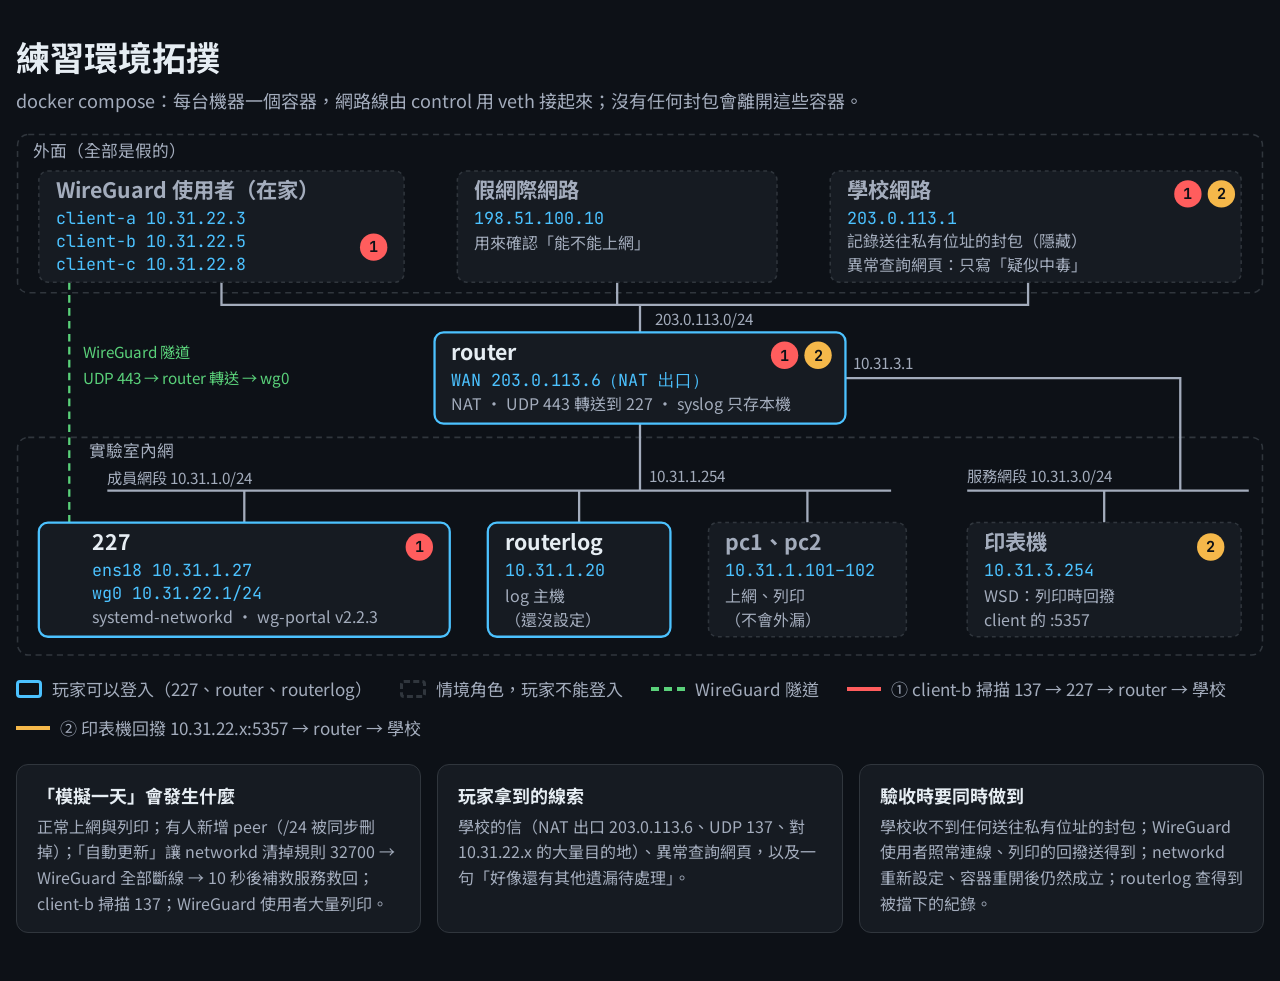
<file: topology.html>
<!doctype html>
<html lang="zh-Hant">
<head>
<meta charset="utf-8">
<meta name="viewport" content="width=device-width, initial-scale=1">
<title>練習環境拓撲</title>
<link href="https://fonts.googleapis.com/css2?family=Noto+Sans+TC:wght@400;500;700&family=JetBrains+Mono:wght@400;600&display=swap" rel="stylesheet">
<style>
  :root {
    --bg: #0d1117; --panel: #161b22; --line: #30363d; --text: #e6edf3; --muted: #a3acbc;
    --accent: #4cc2ff; --danger: #ff5d5d; --ok: #5ad17a; --warn: #f5b84a;
    --font: "Noto Sans TC", system-ui, sans-serif; --mono: "JetBrains Mono", ui-monospace, monospace;
  }
  * { box-sizing: border-box; }
  body { margin: 0; background: var(--bg); color: var(--text); font-family: var(--font); }
  main { max-width: 1680px; margin: 0 auto; padding: 32px 16px 48px; }
  h1 { font-size: 34px; margin: 0 0 6px; }
  .sub { color: var(--muted); margin: 0 0 20px; font-size: 18px; }
  svg { width: 100%; height: auto; display: block; }
  .zone rect { fill: none; stroke: var(--line); stroke-width: 2; stroke-dasharray: 8 6; }
  .zone text { fill: var(--muted); font-size: 18px; }
  .node rect { fill: var(--panel); stroke: var(--line); stroke-width: 2; }
  .node.login rect { stroke: var(--accent); stroke-width: 3; }
  .node.hidden rect { stroke-dasharray: 5 5; }
  .node .t { fill: var(--text); font-size: 22px; font-weight: 700; }
  .node .ip { fill: var(--accent); font-family: var(--mono); font-size: 16px; }
  .node .d { fill: var(--muted); font-size: 15px; }
  .node.hidden .t { fill: var(--muted); }
  .link { stroke: var(--muted); stroke-width: 3; fill: none; }
  .tunnel { stroke: var(--ok); stroke-width: 3; fill: none; stroke-dasharray: 10 7; }
  .leak { stroke: var(--danger); stroke-width: 4; fill: none; }
  .leak2 { stroke: var(--warn); stroke-width: 4; fill: none; }
  .lbl { font-size: 15px; fill: var(--muted); }
  .lbl.ok { fill: var(--ok); } .lbl.danger { fill: var(--danger); } .lbl.warn { fill: var(--warn); }
  .bus { stroke: var(--muted); stroke-width: 6; }
  .legend { display: flex; flex-wrap: wrap; gap: 14px 28px; margin-top: 18px; font-size: 17px; color: var(--muted); }
  .legend span { display: inline-flex; align-items: center; gap: 10px; }
  .sw { width: 34px; height: 0; border-top: 4px solid; display: inline-block; }
  .box { width: 26px; height: 18px; border: 3px solid; border-radius: 4px; display: inline-block; }
  .notes { display: grid; grid-template-columns: repeat(auto-fit, minmax(300px, 1fr)); gap: 16px; margin-top: 24px; }
  .notes div { background: var(--panel); border: 1px solid var(--line); border-radius: 12px; padding: 16px 20px; font-size: 16px; line-height: 1.6; color: var(--muted); }
  .notes b { color: var(--text); display: block; margin-bottom: 4px; font-size: 18px; }
  code { font-family: var(--mono); color: var(--accent); font-size: .92em; }
  svg .zone text { font-size: 22px; } svg .node .t { font-size: 28px; }
  svg .node .ip, svg text.ip { fill: var(--accent); font-family: var(--mono); font-size: 22px; }
  svg .node .d { font-size: 21px; } svg .lbl { font-size: 20px; }
  svg .badge text { font: 700 20px var(--mono); fill: var(--bg); text-anchor: middle; }
  svg .badge.b1 circle { fill: var(--danger); } svg .badge.b2 circle { fill: var(--warn); }
</style>
</head>
<body>
<main>
  <h1>練習環境拓撲</h1>
  <p class="sub">docker compose：每台機器一個容器，網路線由 control 用 veth 接起來；沒有任何封包會離開這些容器。</p>

  <svg class="topo" viewBox="0 0 1640 690" role="img" aria-label="練習環境網路拓撲">
      <!-- 區域 -->
      <g class="zone"><rect x="2" y="2" width="1636" height="208" rx="14"/><text x="22" y="32">外面（全部是假的）</text></g>
      <g class="zone"><rect x="2" y="400" width="1636" height="286" rx="14"/><text x="96" y="426">實驗室內網</text></g>

      <!-- 連線 -->
      <path class="link" d="M270 196 V226 H1330 V196 M790 196 V226 M820 226 V262"/>
      <text class="lbl" x="840" y="252">203.0.113.0/24</text>
      <path class="link" d="M820 382 V470 M120 470 H1150 M300 470 V512 M740 470 V512 M1040 470 V512"/>
      <path class="link" d="M1090 322 H1530 V470 M1250 470 H1620 M1430 470 V512"/>
      <text class="lbl" x="120" y="461">成員網段 10.31.1.0/24</text>
      <text class="lbl" x="832" y="458">10.31.1.254</text>
      <text class="lbl" x="1250" y="458">服務網段 10.31.3.0/24</text>
      <text class="lbl" x="1100" y="310">10.31.3.1</text>
      <path class="tunnel" d="M70 196 V512"/>
      <text class="lbl ok" x="88" y="296">WireGuard 隧道</text>
      <text class="lbl ok" x="88" y="330">UDP 443 → router 轉送 → wg0</text>

      <!-- 外面 -->
      <g class="node hidden"><rect x="30" y="50" width="480" height="146" rx="12"/>
        <text class="t" x="52" y="86">WireGuard 使用者（在家）</text>
        <text class="ip" x="52" y="120">client-a 10.31.22.3</text>
        <text class="ip" x="52" y="150">client-b 10.31.22.5</text>
        <text class="ip" x="52" y="180">client-c 10.31.22.8</text>
      </g>
      <g class="node hidden"><rect x="580" y="50" width="420" height="146" rx="12"/>
        <text class="t" x="602" y="86">假網際網路</text>
        <text class="ip" x="602" y="120">198.51.100.10</text>
        <text class="d" x="602" y="152">用來確認「能不能上網」</text>
      </g>
      <g class="node hidden"><rect x="1070" y="50" width="540" height="146" rx="12"/>
        <text class="t" x="1092" y="86">學校網路</text>
        <text class="ip" x="1092" y="120">203.0.113.1</text>
        <text class="d" x="1092" y="150">記錄送往私有位址的封包（隱藏）</text>
        <text class="d" x="1092" y="182">異常查詢網頁：只寫「疑似中毒」</text>
      </g>
      <g class="badge b1"><circle cx="1540" cy="80" r="18"/><text x="1540" y="87">1</text></g>
      <g class="badge b2"><circle cx="1584" cy="80" r="18"/><text x="1584" y="87">2</text></g>
      <g class="badge b1"><circle cx="470" cy="150" r="18"/><text x="470" y="157">1</text></g>

      <!-- 出口 -->
      <g class="node login"><rect x="550" y="262" width="540" height="120" rx="12"/>
        <text class="t" x="572" y="298">router</text>
        <text class="ip" x="572" y="332">WAN 203.0.113.6（NAT 出口）</text>
        <text class="d" x="572" y="364">NAT · UDP 443 轉送到 227 · syslog 只存本機</text>
      </g>
      <g class="badge b1"><circle cx="1010" cy="292" r="18"/><text x="1010" y="299">1</text></g>
      <g class="badge b2"><circle cx="1054" cy="292" r="18"/><text x="1054" y="299">2</text></g>

      <!-- 內網 -->
      <g class="node login"><rect x="30" y="512" width="540" height="150" rx="12"/>
        <text class="t" x="100" y="548">227</text>
        <text class="ip" x="100" y="582">ens18 10.31.1.27</text>
        <text class="ip" x="100" y="612">wg0 10.31.22.1/24</text>
        <text class="d" x="100" y="644">systemd-networkd · wg-portal v2.2.3</text>
      </g>
      <g class="badge b1"><circle cx="530" cy="544" r="18"/><text x="530" y="551">1</text></g>
      <g class="node login"><rect x="620" y="512" width="240" height="150" rx="12"/>
        <text class="t" x="642" y="548">routerlog</text>
        <text class="ip" x="642" y="582">10.31.1.20</text>
        <text class="d" x="642" y="616">log 主機</text>
        <text class="d" x="642" y="648">（還沒設定）</text>
      </g>
      <g class="node hidden"><rect x="910" y="512" width="260" height="150" rx="12"/>
        <text class="t" x="932" y="548">pc1、pc2</text>
        <text class="ip" x="932" y="582">10.31.1.101–102</text>
        <text class="d" x="932" y="616">上網、列印</text>
        <text class="d" x="932" y="648">（不會外漏）</text>
      </g>
      <g class="node hidden"><rect x="1250" y="512" width="360" height="150" rx="12"/>
        <text class="t" x="1272" y="548">印表機</text>
        <text class="ip" x="1272" y="582">10.31.3.254</text>
        <text class="d" x="1272" y="616">WSD：列印時回撥</text>
        <text class="d" x="1272" y="648">client 的 :5357</text>
      </g>
      <g class="badge b2"><circle cx="1570" cy="544" r="18"/><text x="1570" y="551">2</text></g>
    </svg>

  <div class="legend">
    <span><i class="box" style="border-color:var(--accent)"></i>玩家可以登入（227、router、routerlog）</span>
    <span><i class="box" style="border-color:var(--line); border-style:dashed"></i>情境角色，玩家不能登入</span>
    <span><i class="sw" style="border-color:var(--ok); border-top-style:dashed"></i>WireGuard 隧道</span>
    <span><i class="sw" style="border-color:var(--danger)"></i>① client-b 掃描 137 → 227 → router → 學校</span>
    <span><i class="sw" style="border-color:var(--warn)"></i>② 印表機回撥 10.31.22.x:5357 → router → 學校</span>
  </div>

  <div class="notes">
    <div><b>「模擬一天」會發生什麼</b>正常上網與列印；有人新增 peer（/24 被同步刪掉）；「自動更新」讓 networkd 清掉規則 32700 → WireGuard 全部斷線 → 10 秒後補救服務救回；client-b 掃描 137；WireGuard 使用者大量列印。</div>
    <div><b>玩家拿到的線索</b>學校的信（NAT 出口 203.0.113.6、UDP 137、對 10.31.22.x 的大量目的地）、異常查詢網頁，以及一句「好像還有其他遺漏待處理」。</div>
    <div><b>驗收時要同時做到</b>學校收不到任何送往私有位址的封包；WireGuard 使用者照常連線、列印的回撥送得到；networkd 重新設定、容器重開後仍然成立；routerlog 查得到被擋下的紀錄。</div>
  </div>
</main>
</body>
</html>
</file>
